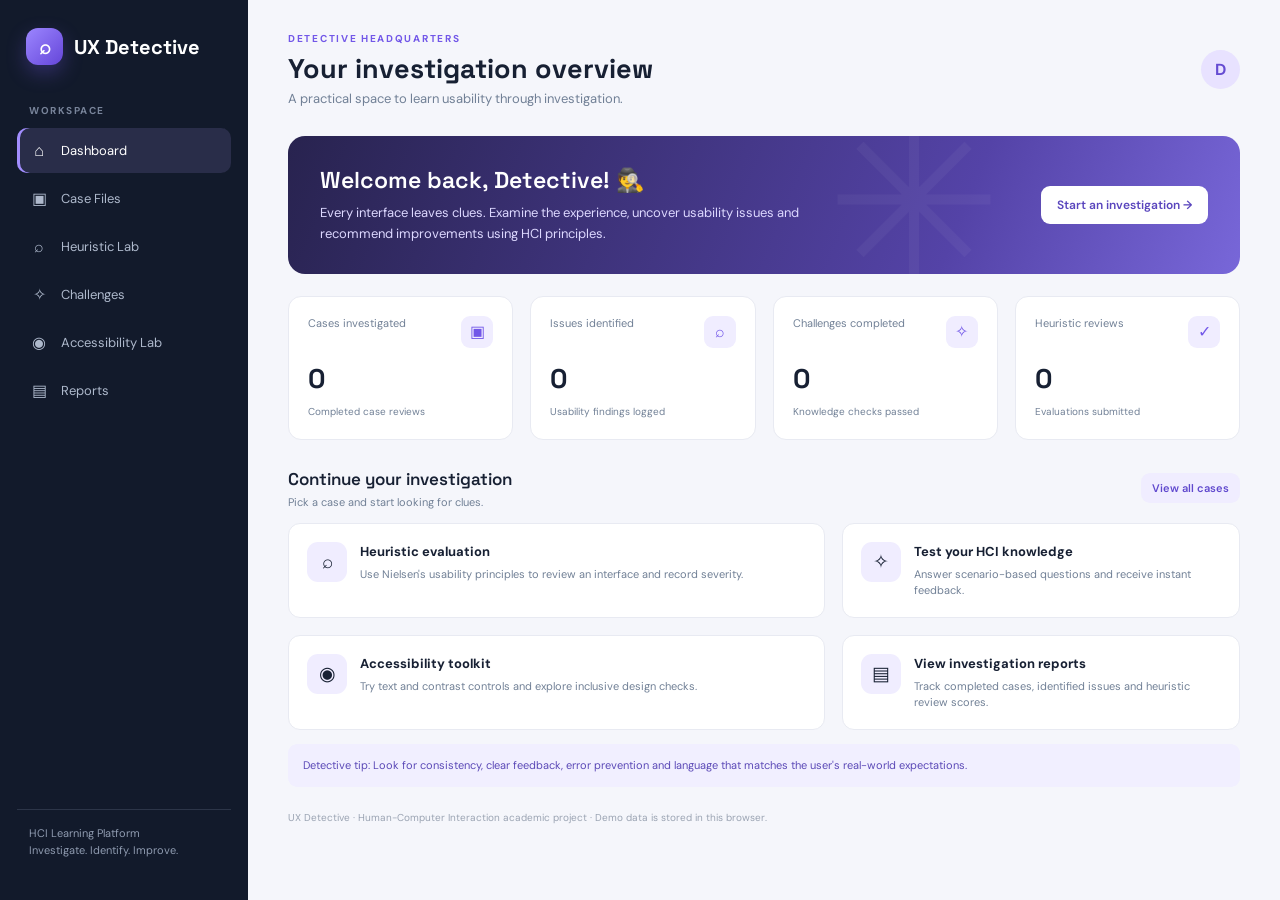
<file: index.html>
<!DOCTYPE html>
<html lang="en">
<head>
  <meta charset="UTF-8"><meta name="viewport" content="width=device-width, initial-scale=1.0">
  <title>UX Detective | Headquarters</title><link rel="stylesheet" href="css/style.css">
</head>
<body data-page="dashboard">
<div id="app"></div><script src="js/main.js"></script>
</body></html>
</file>
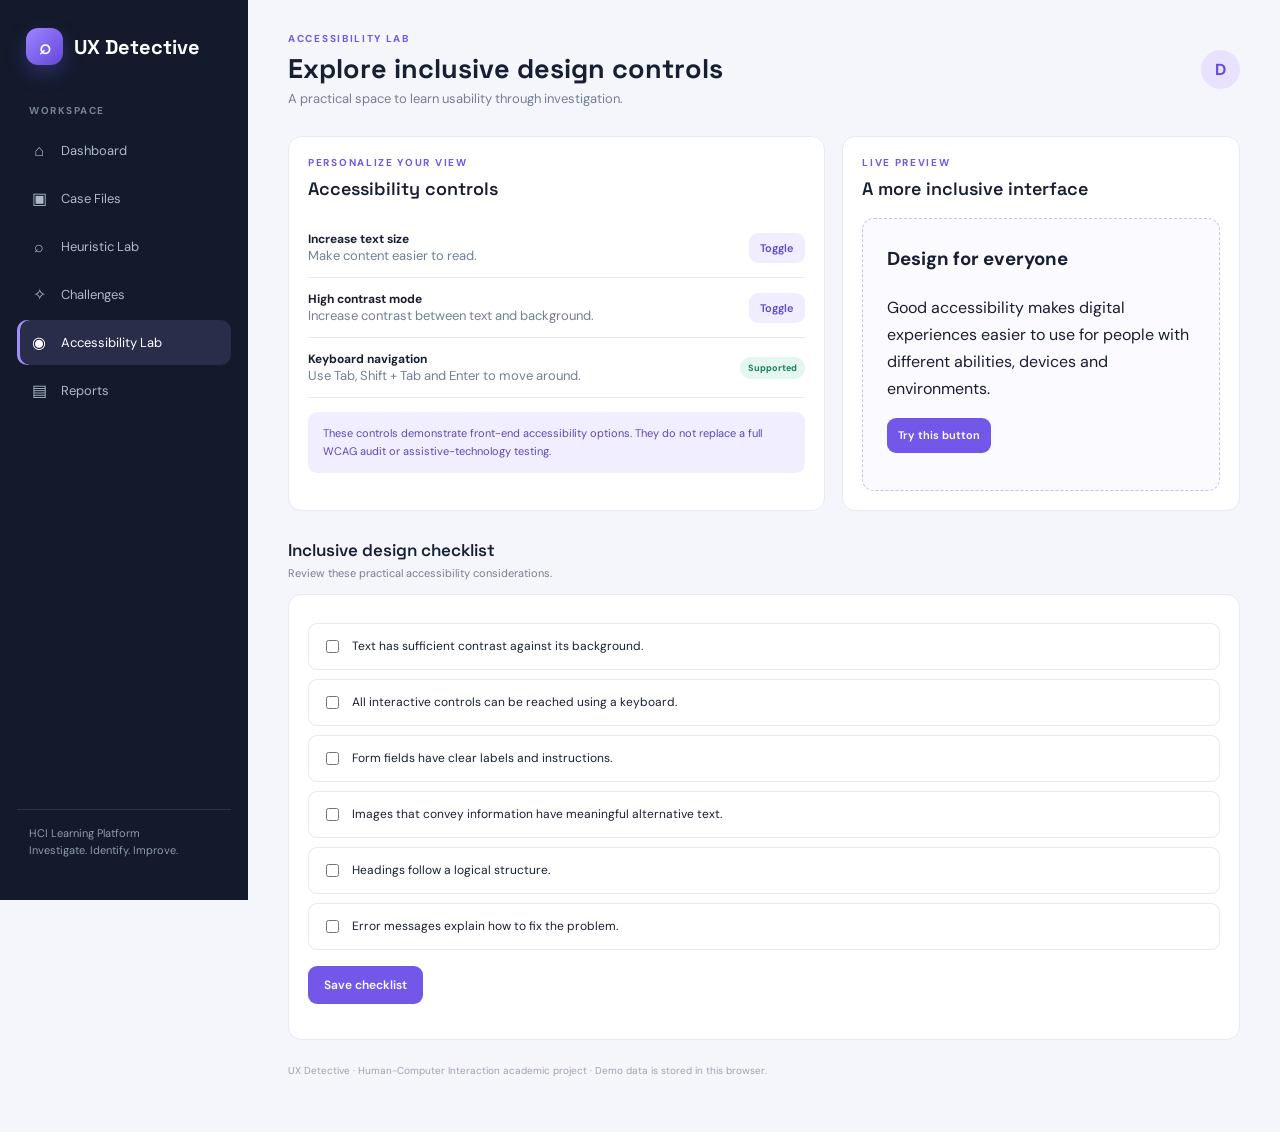
<file: accessibility.html>
<!DOCTYPE html>
<html lang="en"><head><meta charset="UTF-8"><meta name="viewport" content="width=device-width, initial-scale=1.0"><title>Accessibility Lab | UX Detective</title><link rel="stylesheet" href="css/style.css"></head>
<body data-page="accessibility"><div id="app"></div><script src="js/main.js"></script></body></html>
</file>
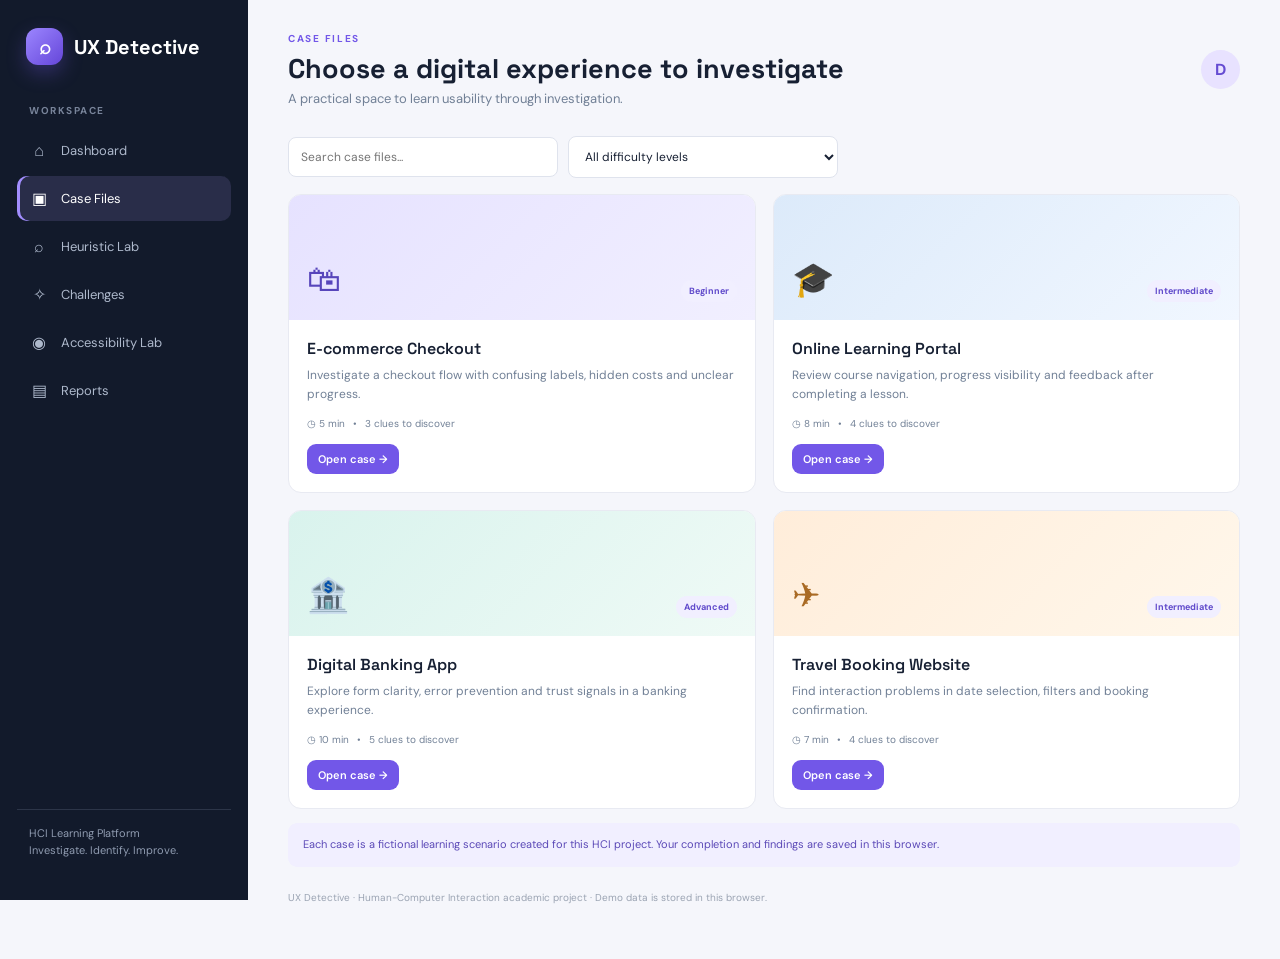
<file: cases.html>
<!DOCTYPE html>
<html lang="en"><head><meta charset="UTF-8"><meta name="viewport" content="width=device-width, initial-scale=1.0"><title>Case Files | UX Detective</title><link rel="stylesheet" href="css/style.css"></head>
<body data-page="cases"><div id="app"></div><script src="js/main.js"></script></body></html>
</file>
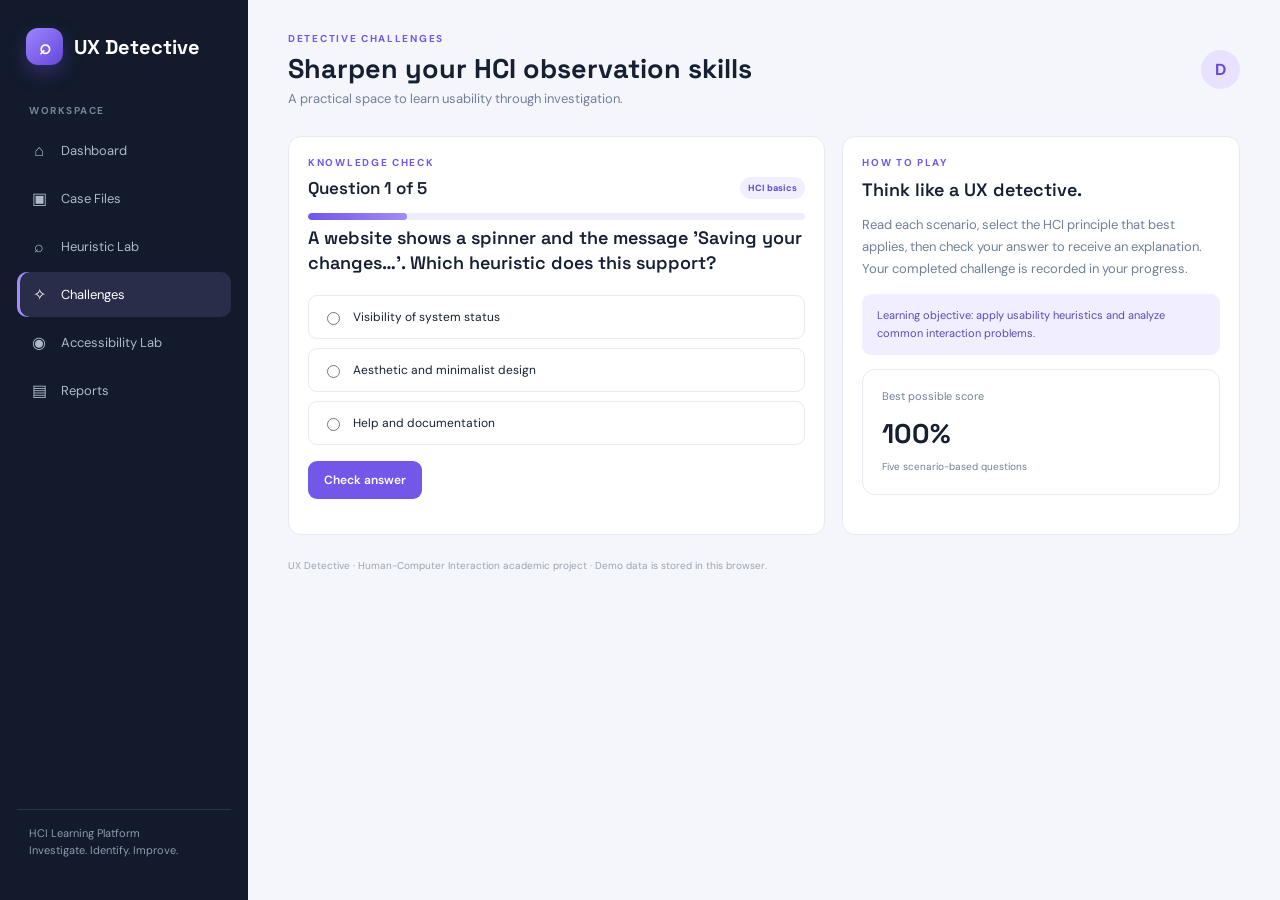
<file: challenges.html>
<!DOCTYPE html>
<html lang="en"><head><meta charset="UTF-8"><meta name="viewport" content="width=device-width, initial-scale=1.0"><title>Challenges | UX Detective</title><link rel="stylesheet" href="css/style.css"></head>
<body data-page="challenges"><div id="app"></div><script src="js/main.js"></script></body></html>
</file>
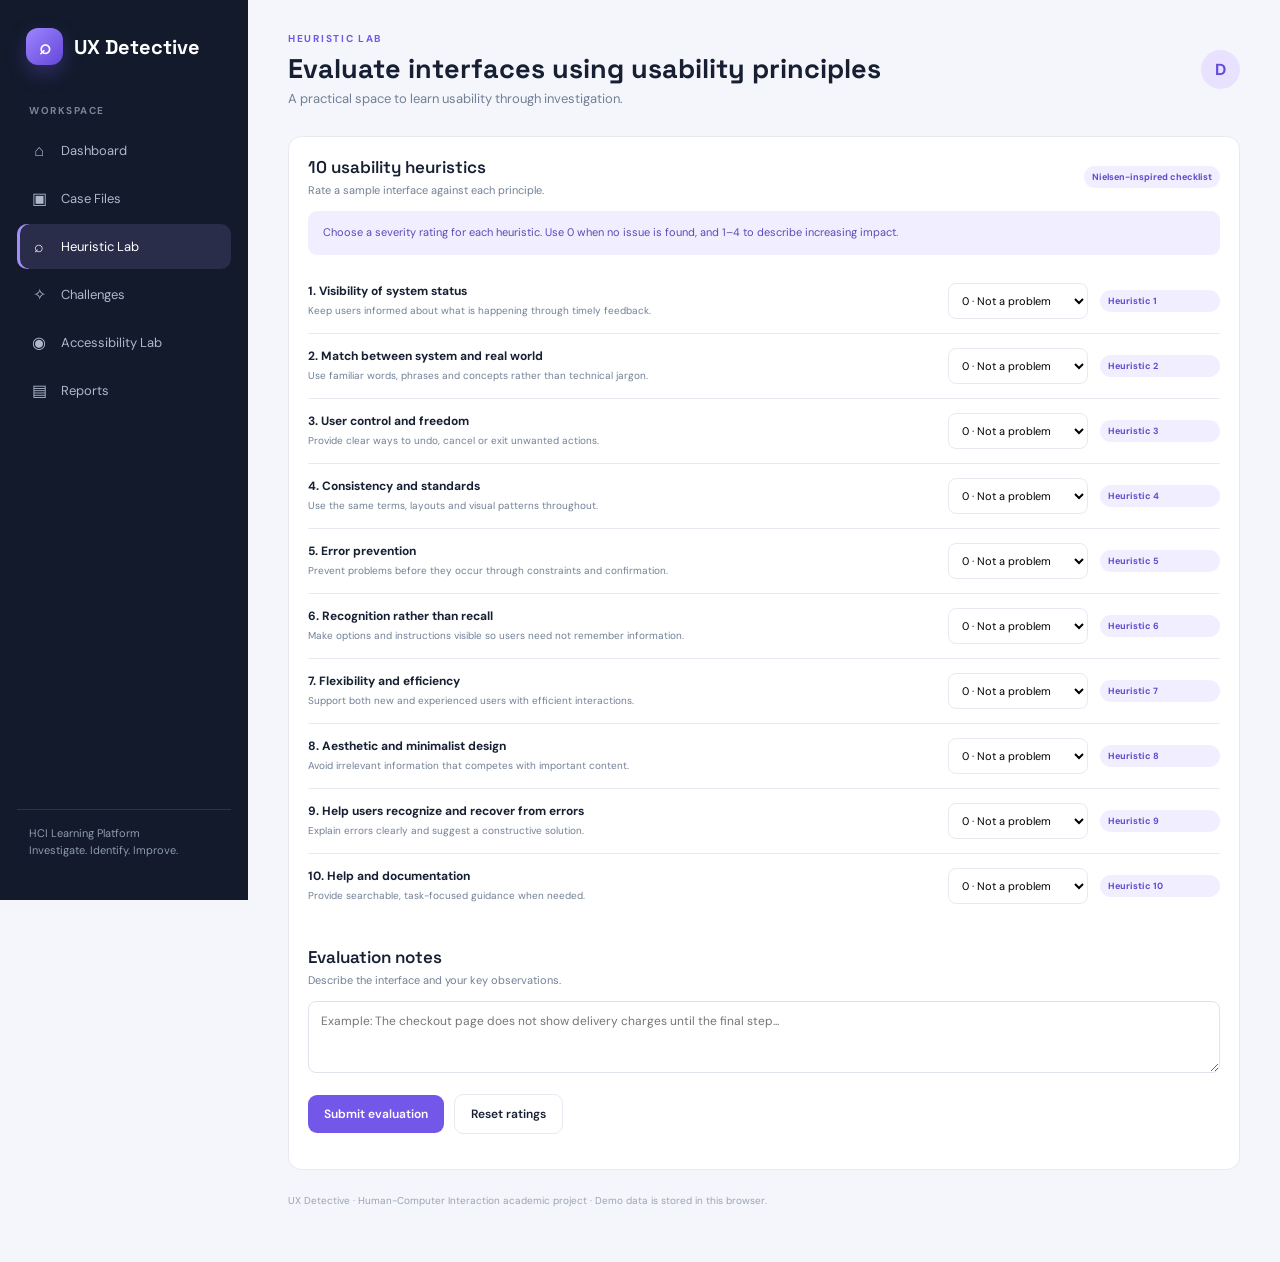
<file: heuristic-lab.html>
<!DOCTYPE html>
<html lang="en"><head><meta charset="UTF-8"><meta name="viewport" content="width=device-width, initial-scale=1.0"><title>Heuristic Lab | UX Detective</title><link rel="stylesheet" href="css/style.css"></head>
<body data-page="heuristics"><div id="app"></div><script src="js/main.js"></script></body></html>
</file>
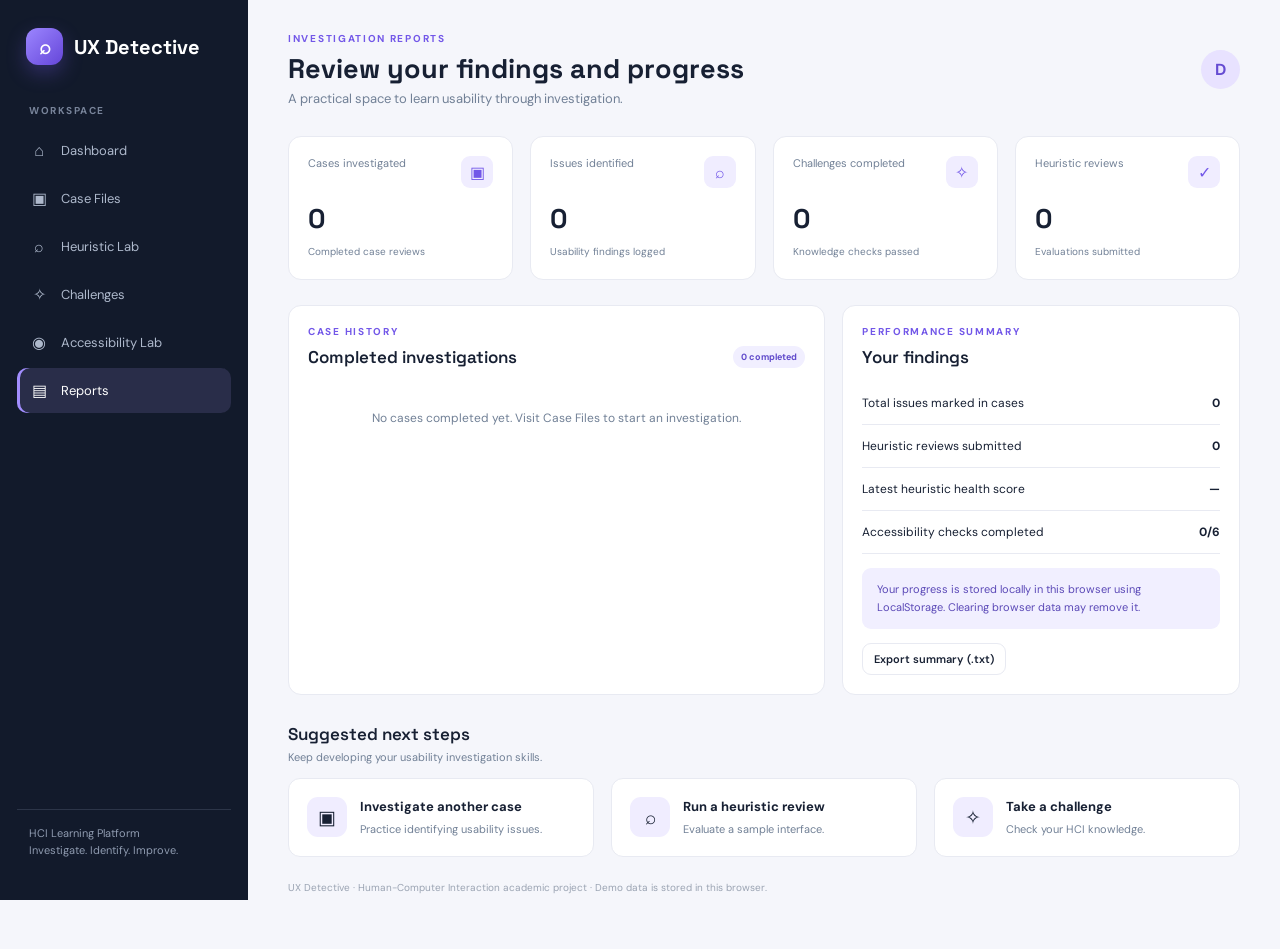
<file: reports.html>
<!DOCTYPE html>
<html lang="en"><head><meta charset="UTF-8"><meta name="viewport" content="width=device-width, initial-scale=1.0"><title>Reports | UX Detective</title><link rel="stylesheet" href="css/style.css"></head>
<body data-page="reports"><div id="app"></div><script src="js/main.js"></script></body></html>
</file>
<file: css/style.css>
@import url('https://fonts.googleapis.com/css2?family=DM+Sans:wght@400;500;600;700&family=Space+Grotesk:wght@500;600;700&display=swap');
:root{--ink:#172033;--muted:#718096;--paper:#f5f6fb;--panel:#fff;--nav:#121a2b;--purple:#7257e8;--purple2:#8d7af5;--line:#e8eaf2;--green:#159b75;--red:#d65a69;--amber:#d68b27}
*{box-sizing:border-box}body{margin:0;background:var(--paper);color:var(--ink);font-family:'DM Sans',Arial,sans-serif}button,input,select,textarea{font:inherit}button,a{ -webkit-tap-highlight-color:transparent}a{color:inherit;text-decoration:none}.shell{min-height:100vh}.sidebar{position:fixed;inset:0 auto 0 0;width:248px;background:var(--nav);color:#dce3f2;padding:25px 17px;display:flex;flex-direction:column;z-index:5}.brand{display:flex;align-items:center;gap:11px;padding:3px 9px 30px;font:700 20px 'Space Grotesk';color:#fff}.brand-mark{width:37px;height:37px;border-radius:12px;background:linear-gradient(135deg,#9c86ff,#6546d9);display:grid;place-items:center;font-size:20px;box-shadow:0 8px 20px #7056dd55}.nav-label{font-size:10px;letter-spacing:1.5px;color:#78849a;padding:9px 12px 8px;font-weight:700}.nav-link{display:flex;gap:12px;align-items:center;padding:12px;border-radius:10px;color:#aeb9cc;margin:3px 0;font-size:13px;transition:.2s}.nav-link:hover,.nav-link.active{background:#292d49;color:white}.nav-link.active{box-shadow:inset 3px 0 #a28eff}.nav-icon{width:20px;text-align:center;font-size:16px}.sidebar-bottom{margin-top:auto;padding:15px 12px;border-top:1px solid #2c3548;color:#8f9bb0;font-size:11px;line-height:1.6}.main{margin-left:248px;padding:32px 40px 55px;max-width:1600px}.topbar{display:flex;justify-content:space-between;align-items:center;margin-bottom:29px}.eyebrow{font-size:10px;letter-spacing:1.7px;text-transform:uppercase;color:var(--purple);font-weight:700}.topbar h1{font:700 27px 'Space Grotesk';margin:6px 0 4px}.sub{color:var(--muted);font-size:13px}.avatar{width:39px;height:39px;border-radius:50%;background:#e8e2ff;color:#654bd2;display:grid;place-items:center;font-weight:700}.welcome{background:linear-gradient(112deg,#28234f,#5443a7 70%,#7867d9);border-radius:17px;color:#fff;padding:29px 32px;display:flex;align-items:center;justify-content:space-between;overflow:hidden;position:relative;margin-bottom:22px}.welcome:after{content:'✳';position:absolute;right:25%;top:-68px;font-size:210px;color:#ffffff0b}.welcome h2{font:600 23px 'Space Grotesk';margin:0 0 8px}.welcome p{color:#ddd8ff;margin:0;font-size:13px;max-width:500px;line-height:1.6}.welcome .btn{position:relative;z-index:1}.btn{border:0;border-radius:9px;padding:11px 16px;background:var(--purple);color:white;font-weight:600;font-size:12px;cursor:pointer;transition:.2s;display:inline-flex;align-items:center;justify-content:center;gap:7px}.btn:hover{filter:brightness(1.08);transform:translateY(-1px)}.btn.light{background:#fff;color:#5945bd}.btn.ghost{background:#f0edff;color:#6049ce}.btn.outline{background:transparent;border:1px solid var(--line);color:var(--ink)}.btn.small{padding:8px 11px;font-size:11px}.grid{display:grid;gap:17px}.stats{grid-template-columns:repeat(4,minmax(0,1fr));margin:19px 0 25px}.stat,.card{background:var(--panel);border:1px solid var(--line);border-radius:13px;padding:19px}.stat-top{display:flex;justify-content:space-between;color:var(--muted);font-size:11px}.stat-icon{width:32px;height:32px;border-radius:9px;background:#f0edff;color:var(--purple);display:grid;place-items:center;font-size:16px}.stat strong{display:block;font:700 27px 'Space Grotesk';margin:13px 0 3px}.stat small{color:var(--muted);font-size:10px}.section-head{display:flex;align-items:center;justify-content:space-between;margin:28px 0 14px}.section-head h2{font:600 17px 'Space Grotesk';margin:0}.section-head p{font-size:11px;color:var(--muted);margin:5px 0 0}.two{grid-template-columns:1.35fr 1fr}.three{grid-template-columns:repeat(3,1fr)}.quick-card{display:flex;gap:13px;align-items:flex-start;padding:18px;background:white;border:1px solid var(--line);border-radius:12px;transition:.2s}.quick-card:hover{transform:translateY(-3px);box-shadow:0 10px 25px #24204d0d}.quick-icon{width:40px;height:40px;border-radius:11px;background:#f0edff;display:grid;place-items:center;font-size:19px;flex-shrink:0}.quick-card h3{margin:1px 0 6px;font-size:13px}.quick-card p{margin:0;color:var(--muted);font-size:11px;line-height:1.5}.case-grid{grid-template-columns:repeat(2,minmax(0,1fr))}.case-card{padding:0;overflow:hidden}.case-art{height:125px;padding:18px;display:flex;align-items:flex-end;justify-content:space-between;background:linear-gradient(135deg,#e6e2ff,#f1efff);color:#5745bb}.case-art.orange{background:linear-gradient(135deg,#ffedda,#fff7eb);color:#a96a24}.case-art.teal{background:linear-gradient(135deg,#d9f3ed,#effaf6);color:#16846d}.case-art.blue{background:linear-gradient(135deg,#dceafa,#f1f7ff);color:#3975b7}.case-art span{font-size:34px}.case-body{padding:18px}.case-body h3{font:600 16px 'Space Grotesk';margin:0 0 7px}.case-body p{font-size:12px;color:var(--muted);line-height:1.55;margin:0 0 14px}.meta{display:flex;gap:8px;align-items:center;flex-wrap:wrap;font-size:10px;color:var(--muted);margin-bottom:14px}.pill{padding:5px 8px;border-radius:20px;background:#f1efff;color:#604acb;font-weight:700;font-size:9px}.pill.green{background:#e4f6ef;color:#16815f}.pill.amber{background:#fff2df;color:#a86b1d}.pill.red{background:#ffe9eb;color:#bb4352}.toolbar{display:flex;gap:10px;align-items:center;flex-wrap:wrap;margin:16px 0}.field{width:100%;padding:11px 12px;border:1px solid #dfe3ed;border-radius:8px;background:#fff;color:var(--ink);font-size:12px;outline:none}.field:focus{border-color:#8b78ed;box-shadow:0 0 0 3px #8b78ed20}.search{max-width:270px}.heuristic-row{display:grid;grid-template-columns:1fr 140px 120px;gap:12px;align-items:center;padding:14px 0;border-bottom:1px solid var(--line)}.heuristic-row:last-child{border:0}.heuristic-row h4{font-size:12px;margin:0 0 4px}.heuristic-row p{font-size:10px;color:var(--muted);margin:0;line-height:1.5}.heuristic-row select{padding:9px;border:1px solid var(--line);border-radius:8px;font-size:11px;background:white}.progress{height:7px;background:#eeeefa;border-radius:20px;overflow:hidden}.progress span{display:block;height:100%;background:linear-gradient(90deg,#7155e7,#a28df7);border-radius:20px}.question{font:600 18px 'Space Grotesk';line-height:1.4;margin:5px 0 20px}.option{display:flex;gap:10px;align-items:center;padding:13px;border:1px solid var(--line);border-radius:9px;margin:9px 0;cursor:pointer;font-size:12px;transition:.15s}.option:hover{border-color:#9886ed;background:#faf9ff}.option input{accent-color:var(--purple)}.feedback{padding:12px;border-radius:9px;margin-top:13px;font-size:12px;line-height:1.5;display:none}.feedback.show{display:block}.feedback.good{background:#e8f7f0;color:#167653}.feedback.bad{background:#fff0ef;color:#b34449}.access-preview{padding:24px;border:1px dashed #c8c2e8;border-radius:12px;background:#fbfaff;line-height:1.7}.access-preview h3{margin-top:0}.report-row{display:flex;justify-content:space-between;align-items:center;padding:13px 0;border-bottom:1px solid var(--line);font-size:12px}.report-row:last-child{border:0}.empty{padding:28px;text-align:center;color:var(--muted);font-size:12px}.notice{padding:13px 15px;background:#f1efff;border-radius:9px;color:#5b49b7;font-size:11px;line-height:1.6;margin:14px 0}.toast{position:fixed;right:25px;bottom:25px;background:#182238;color:#fff;padding:13px 18px;border-radius:10px;font-size:12px;box-shadow:0 10px 30px #0002;z-index:20;animation:rise .25s}@keyframes rise{from{transform:translateY(10px);opacity:0}to{transform:none;opacity:1}}.footer-note{margin-top:24px;color:#9aa3b2;font-size:10px}.high-contrast{--paper:#000;--panel:#111;--ink:#fff;--muted:#ddd;--line:#555}.high-contrast .card,.high-contrast .stat,.high-contrast .quick-card{background:#111;color:#fff}.high-contrast .field{background:#111;color:#fff;border-color:#aaa}.large-text{font-size:115%}.large-text .main{font-size:1.08em}.mobile-menu{display:none}
@media(max-width:1000px){.sidebar{width:210px}.main{margin-left:210px;padding:26px}.stats{grid-template-columns:repeat(2,1fr)}.two{grid-template-columns:1fr}}
@media(max-width:700px){.sidebar{position:relative;width:100%;min-height:auto;padding:15px}.brand{padding-bottom:12px}.sidebar nav{display:grid;grid-template-columns:repeat(2,1fr)}.nav-label,.sidebar-bottom{display:none}.main{margin:0;padding:20px}.topbar h1{font-size:22px}.welcome{display:block;padding:23px}.welcome .btn{margin-top:18px}.stats,.case-grid,.three{grid-template-columns:1fr}.heuristic-row{grid-template-columns:1fr 1fr}.heuristic-row>div:first-child{grid-column:1/-1}.search{max-width:none}}
</file>
